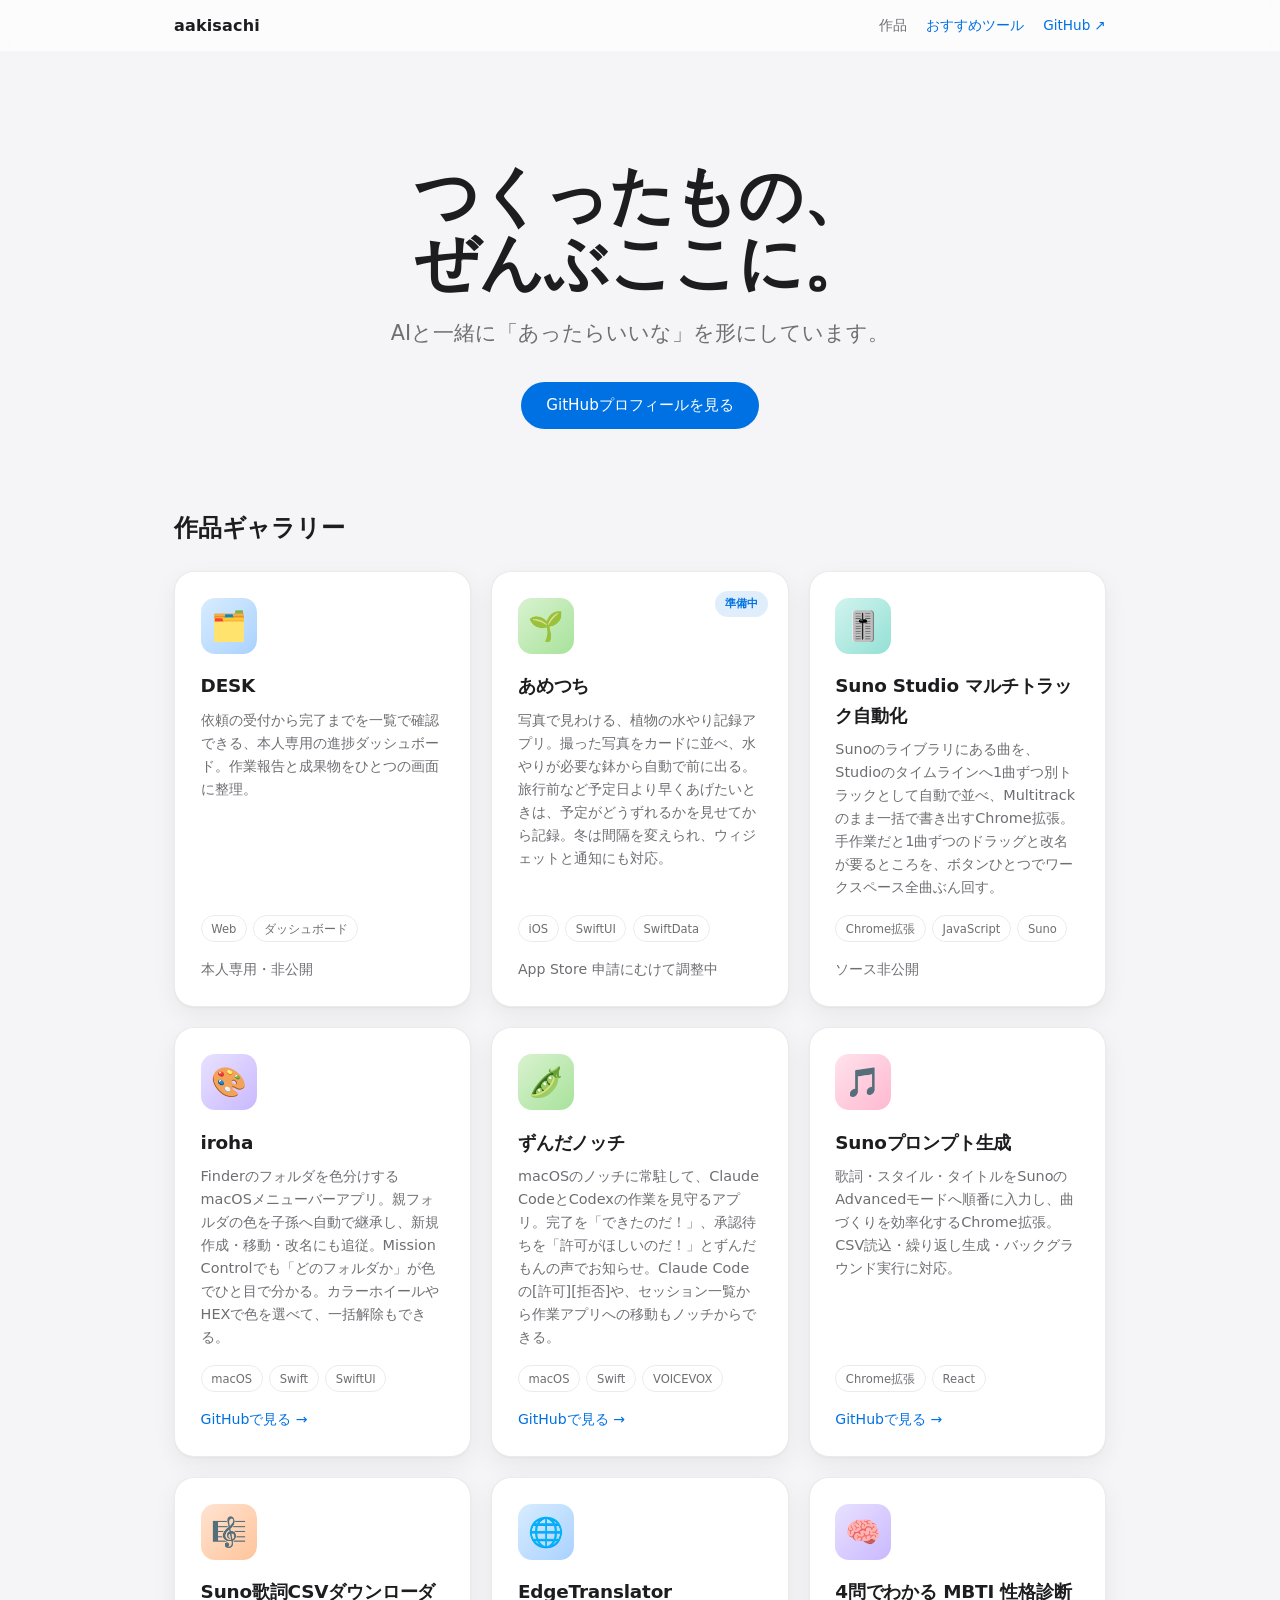
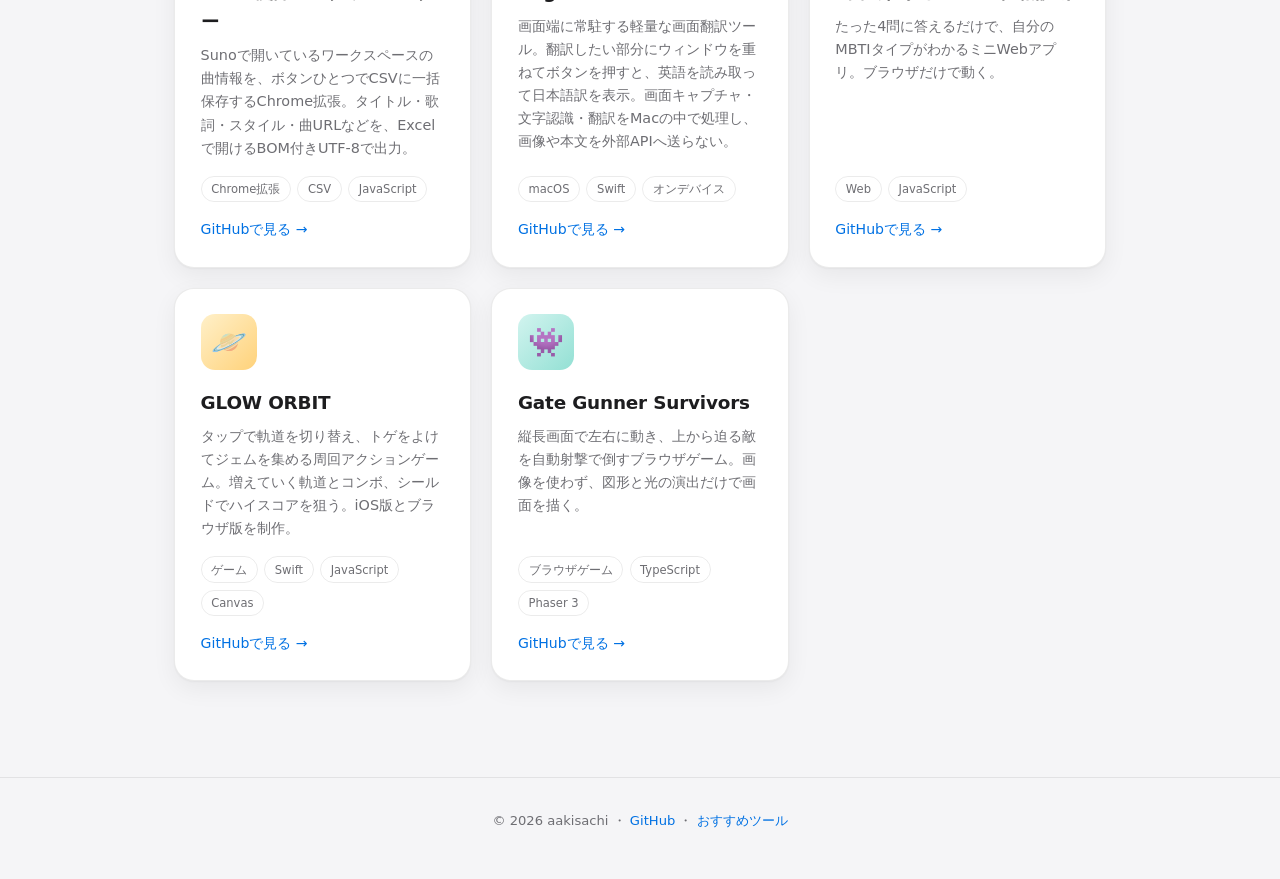
<file: index.html>
<!DOCTYPE html>
<html lang="ja">
<head>
<meta charset="UTF-8">
<meta name="viewport" content="width=device-width, initial-scale=1.0">
<title>aakisachi | 作品ギャラリー</title>
<meta name="description" content="aakisachiがつくったアプリ・ツールの紹介ページ">
<link rel="stylesheet" href="style.css">
</head>
<body>

<header>
  <div class="header-inner">
    <a class="header-name" href="index.html">aakisachi</a>
    <nav class="header-nav">
      <a class="header-link current" href="index.html">作品</a>
      <a class="header-link" href="tools.html">おすすめツール</a>
      <a class="header-link" href="https://github.com/aakisachi" target="_blank" rel="noopener">GitHub ↗</a>
    </nav>
  </div>
</header>

<div class="hero">
  <h1>つくったもの、<br>ぜんぶここに。</h1>
  <p>AIと一緒に「あったらいいな」を形にしています。</p>
  <a class="github-btn" href="https://github.com/aakisachi" target="_blank" rel="noopener">GitHubプロフィールを見る</a>
</div>

<main>
  <h2 class="section-title">作品ギャラリー</h2>
  <div class="grid">

    <div class="card">
      <div class="card-icon icon-blue">🗂️</div>
      <h3>DESK</h3>
      <p class="desc">依頼の受付から完了までを一覧で確認できる、本人専用の進捗ダッシュボード。作業報告と成果物をひとつの画面に整理。</p>
      <div class="tags">
        <span class="tag">Web</span>
        <span class="tag">ダッシュボード</span>
      </div>
      <span class="cta quiet">本人専用・非公開</span>
    </div>

    <div class="card">
      <span class="badge-soon">準備中</span>
      <div class="card-icon icon-green">🌱</div>
      <h3>あめつち</h3>
      <p class="desc">写真で見わける、植物の水やり記録アプリ。撮った写真をカードに並べ、水やりが必要な鉢から自動で前に出る。旅行前など予定日より早くあげたいときは、予定がどうずれるかを見せてから記録。冬は間隔を変えられ、ウィジェットと通知にも対応。</p>
      <div class="tags">
        <span class="tag">iOS</span>
        <span class="tag">SwiftUI</span>
        <span class="tag">SwiftData</span>
      </div>
      <span class="cta quiet">App Store 申請にむけて調整中</span>
    </div>

    <div class="card">
      <div class="card-icon icon-teal">🎚️</div>
      <h3>Suno Studio マルチトラック自動化</h3>
      <p class="desc">Sunoのライブラリにある曲を、Studioのタイムラインへ1曲ずつ別トラックとして自動で並べ、Multitrackのまま一括で書き出すChrome拡張。手作業だと1曲ずつのドラッグと改名が要るところを、ボタンひとつでワークスペース全曲ぶん回す。</p>
      <div class="tags">
        <span class="tag">Chrome拡張</span>
        <span class="tag">JavaScript</span>
        <span class="tag">Suno</span>
      </div>
      <span class="cta quiet">ソース非公開</span>
    </div>

    <a class="card" href="https://github.com/aakisachi/iroha" target="_blank" rel="noopener">
      <div class="card-icon icon-purple">🎨</div>
      <h3>iroha</h3>
      <p class="desc">Finderのフォルダを色分けするmacOSメニューバーアプリ。親フォルダの色を子孫へ自動で継承し、新規作成・移動・改名にも追従。Mission Controlでも「どのフォルダか」が色でひと目で分かる。カラーホイールやHEXで色を選べて、一括解除もできる。</p>
      <div class="tags">
        <span class="tag">macOS</span>
        <span class="tag">Swift</span>
        <span class="tag">SwiftUI</span>
      </div>
      <span class="cta">GitHubで見る →</span>
    </a>

    <a class="card" href="https://github.com/aakisachi/zunda-notch" target="_blank" rel="noopener">
      <div class="card-icon icon-green">🫛</div>
      <h3>ずんだノッチ</h3>
      <p class="desc">macOSのノッチに常駐して、Claude CodeとCodexの作業を見守るアプリ。完了を「できたのだ！」、承認待ちを「許可がほしいのだ！」とずんだもんの声でお知らせ。Claude Codeの[許可][拒否]や、セッション一覧から作業アプリへの移動もノッチからできる。</p>
      <div class="tags">
        <span class="tag">macOS</span>
        <span class="tag">Swift</span>
        <span class="tag">VOICEVOX</span>
      </div>
      <span class="cta">GitHubで見る →</span>
    </a>

    <a class="card" href="https://github.com/aakisachi/suno-prompt-generator" target="_blank" rel="noopener">
      <div class="card-icon icon-pink">🎵</div>
      <h3>Sunoプロンプト生成</h3>
      <p class="desc">歌詞・スタイル・タイトルをSunoのAdvancedモードへ順番に入力し、曲づくりを効率化するChrome拡張。CSV読込・繰り返し生成・バックグラウンド実行に対応。</p>
      <div class="tags">
        <span class="tag">Chrome拡張</span>
        <span class="tag">React</span>
      </div>
      <span class="cta">GitHubで見る →</span>
    </a>

    <a class="card" href="https://github.com/aakisachi/suno-lyrics-csv" target="_blank" rel="noopener">
      <div class="card-icon icon-orange">🎼</div>
      <h3>Suno歌詞CSVダウンローダー</h3>
      <p class="desc">Sunoで開いているワークスペースの曲情報を、ボタンひとつでCSVに一括保存するChrome拡張。タイトル・歌詞・スタイル・曲URLなどを、Excelで開けるBOM付きUTF-8で出力。</p>
      <div class="tags">
        <span class="tag">Chrome拡張</span>
        <span class="tag">CSV</span>
        <span class="tag">JavaScript</span>
      </div>
      <span class="cta">GitHubで見る →</span>
    </a>

    <a class="card" href="https://github.com/aakisachi/EdgeTranslator" target="_blank" rel="noopener">
      <div class="card-icon icon-blue">🌐</div>
      <h3>EdgeTranslator</h3>
      <p class="desc">画面端に常駐する軽量な画面翻訳ツール。翻訳したい部分にウィンドウを重ねてボタンを押すと、英語を読み取って日本語訳を表示。画面キャプチャ・文字認識・翻訳をMacの中で処理し、画像や本文を外部APIへ送らない。</p>
      <div class="tags">
        <span class="tag">macOS</span>
        <span class="tag">Swift</span>
        <span class="tag">オンデバイス</span>
      </div>
      <span class="cta">GitHubで見る →</span>
    </a>

    <a class="card" href="https://github.com/aakisachi/mbti-app" target="_blank" rel="noopener">
      <div class="card-icon icon-purple">🧠</div>
      <h3>4問でわかる MBTI 性格診断</h3>
      <p class="desc">たった4問に答えるだけで、自分のMBTIタイプがわかるミニWebアプリ。ブラウザだけで動く。</p>
      <div class="tags">
        <span class="tag">Web</span>
        <span class="tag">JavaScript</span>
      </div>
      <span class="cta">GitHubで見る →</span>
    </a>

    <a class="card" href="https://github.com/aakisachi/glow-orbit" target="_blank" rel="noopener">
      <div class="card-icon icon-gold">🪐</div>
      <h3>GLOW ORBIT</h3>
      <p class="desc">タップで軌道を切り替え、トゲをよけてジェムを集める周回アクションゲーム。増えていく軌道とコンボ、シールドでハイスコアを狙う。iOS版とブラウザ版を制作。</p>
      <div class="tags">
        <span class="tag">ゲーム</span>
        <span class="tag">Swift</span>
        <span class="tag">JavaScript</span>
        <span class="tag">Canvas</span>
      </div>
      <span class="cta">GitHubで見る →</span>
    </a>

    <a class="card" href="https://github.com/aakisachi/gate-gunner-survivors" target="_blank" rel="noopener">
      <div class="card-icon icon-teal">👾</div>
      <h3>Gate Gunner Survivors</h3>
      <p class="desc">縦長画面で左右に動き、上から迫る敵を自動射撃で倒すブラウザゲーム。画像を使わず、図形と光の演出だけで画面を描く。</p>
      <div class="tags">
        <span class="tag">ブラウザゲーム</span>
        <span class="tag">TypeScript</span>
        <span class="tag">Phaser 3</span>
      </div>
      <span class="cta">GitHubで見る →</span>
    </a>

  </div>
</main>

<footer>
  <p>© 2026 aakisachi ・ <a href="https://github.com/aakisachi" target="_blank" rel="noopener">GitHub</a> ・ <a href="tools.html">おすすめツール</a></p>
</footer>

</body>
</html>
</file>
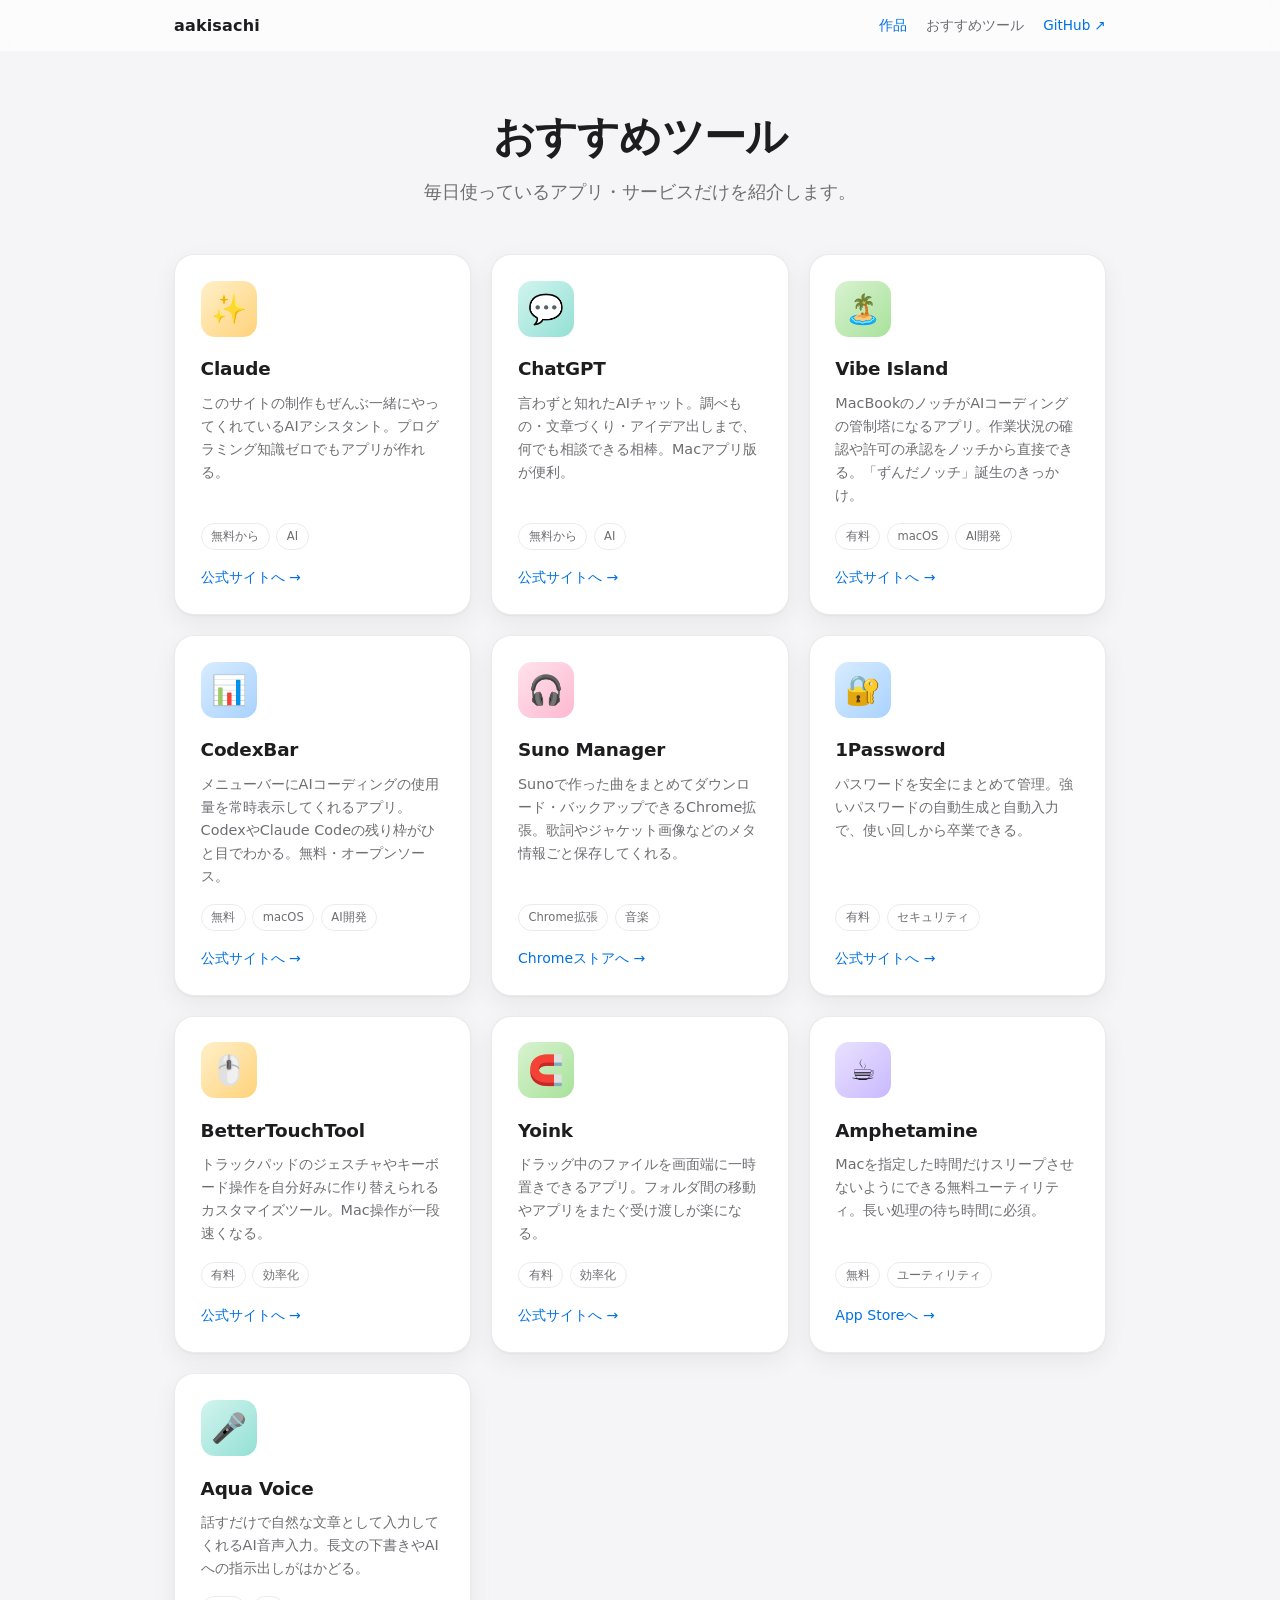
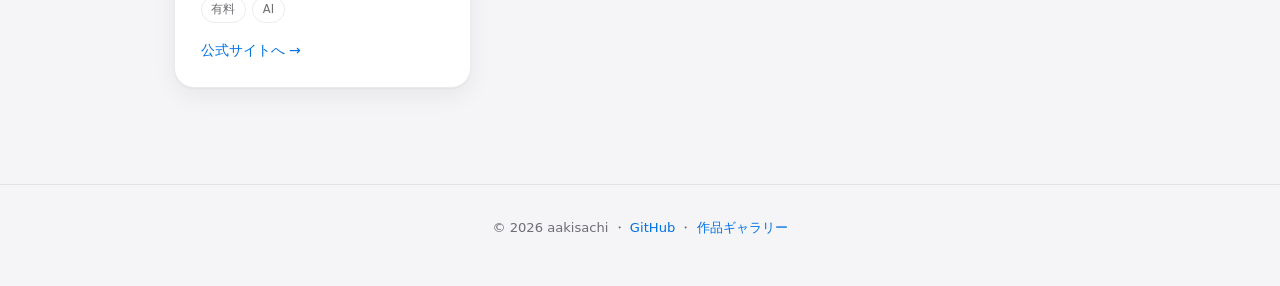
<file: tools.html>
<!DOCTYPE html>
<html lang="ja">
<head>
<meta charset="UTF-8">
<meta name="viewport" content="width=device-width, initial-scale=1.0">
<title>おすすめツール | aakisachi</title>
<meta name="description" content="aakisachiが実際に使っているMacアプリ・ツールの紹介">
<link rel="stylesheet" href="style.css">
</head>
<body>

<header>
  <div class="header-inner">
    <a class="header-name" href="index.html">aakisachi</a>
    <nav class="header-nav">
      <a class="header-link" href="index.html">作品</a>
      <a class="header-link current" href="tools.html">おすすめツール</a>
      <a class="header-link" href="https://github.com/aakisachi" target="_blank" rel="noopener">GitHub ↗</a>
    </nav>
  </div>
</header>

<div class="hero compact">
  <h1>おすすめツール</h1>
  <p>毎日使っているアプリ・サービスだけを紹介します。</p>
</div>

<main>
  <div class="grid">

    <a class="card" href="https://claude.com/" target="_blank" rel="noopener">
      <div class="card-icon icon-gold">✨</div>
      <h3>Claude</h3>
      <p class="desc">このサイトの制作もぜんぶ一緒にやってくれているAIアシスタント。プログラミング知識ゼロでもアプリが作れる。</p>
      <div class="tags">
        <span class="tag">無料から</span>
        <span class="tag">AI</span>
      </div>
      <span class="cta">公式サイトへ →</span>
    </a>

    <a class="card" href="https://chatgpt.com/" target="_blank" rel="noopener">
      <div class="card-icon icon-teal">💬</div>
      <h3>ChatGPT</h3>
      <p class="desc">言わずと知れたAIチャット。調べもの・文章づくり・アイデア出しまで、何でも相談できる相棒。Macアプリ版が便利。</p>
      <div class="tags">
        <span class="tag">無料から</span>
        <span class="tag">AI</span>
      </div>
      <span class="cta">公式サイトへ →</span>
    </a>

    <a class="card" href="https://vibeisland.app/" target="_blank" rel="noopener">
      <div class="card-icon icon-green">🏝️</div>
      <h3>Vibe Island</h3>
      <p class="desc">MacBookのノッチがAIコーディングの管制塔になるアプリ。作業状況の確認や許可の承認をノッチから直接できる。「ずんだノッチ」誕生のきっかけ。</p>
      <div class="tags">
        <span class="tag">有料</span>
        <span class="tag">macOS</span>
        <span class="tag">AI開発</span>
      </div>
      <span class="cta">公式サイトへ →</span>
    </a>

    <a class="card" href="https://codexbar.app/" target="_blank" rel="noopener">
      <div class="card-icon icon-blue">📊</div>
      <h3>CodexBar</h3>
      <p class="desc">メニューバーにAIコーディングの使用量を常時表示してくれるアプリ。CodexやClaude Codeの残り枠がひと目でわかる。無料・オープンソース。</p>
      <div class="tags">
        <span class="tag">無料</span>
        <span class="tag">macOS</span>
        <span class="tag">AI開発</span>
      </div>
      <span class="cta">公式サイトへ →</span>
    </a>

    <a class="card" href="https://chromewebstore.google.com/detail/bhfnejgfonhlaalgnhcphpjbbifidpki" target="_blank" rel="noopener">
      <div class="card-icon icon-pink">🎧</div>
      <h3>Suno Manager</h3>
      <p class="desc">Sunoで作った曲をまとめてダウンロード・バックアップできるChrome拡張。歌詞やジャケット画像などのメタ情報ごと保存してくれる。</p>
      <div class="tags">
        <span class="tag">Chrome拡張</span>
        <span class="tag">音楽</span>
      </div>
      <span class="cta">Chromeストアへ →</span>
    </a>

    <a class="card" href="https://1password.com/ja" target="_blank" rel="noopener">
      <div class="card-icon icon-blue">🔐</div>
      <h3>1Password</h3>
      <p class="desc">パスワードを安全にまとめて管理。強いパスワードの自動生成と自動入力で、使い回しから卒業できる。</p>
      <div class="tags">
        <span class="tag">有料</span>
        <span class="tag">セキュリティ</span>
      </div>
      <span class="cta">公式サイトへ →</span>
    </a>

    <a class="card" href="https://folivora.ai/" target="_blank" rel="noopener">
      <div class="card-icon icon-gold">🖱️</div>
      <h3>BetterTouchTool</h3>
      <p class="desc">トラックパッドのジェスチャやキーボード操作を自分好みに作り替えられるカスタマイズツール。Mac操作が一段速くなる。</p>
      <div class="tags">
        <span class="tag">有料</span>
        <span class="tag">効率化</span>
      </div>
      <span class="cta">公式サイトへ →</span>
    </a>

    <a class="card" href="https://eternalstorms.at/yoink/mac/" target="_blank" rel="noopener">
      <div class="card-icon icon-green">🧲</div>
      <h3>Yoink</h3>
      <p class="desc">ドラッグ中のファイルを画面端に一時置きできるアプリ。フォルダ間の移動やアプリをまたぐ受け渡しが楽になる。</p>
      <div class="tags">
        <span class="tag">有料</span>
        <span class="tag">効率化</span>
      </div>
      <span class="cta">公式サイトへ →</span>
    </a>

    <a class="card" href="https://apps.apple.com/jp/app/amphetamine/id937984704" target="_blank" rel="noopener">
      <div class="card-icon icon-purple">☕️</div>
      <h3>Amphetamine</h3>
      <p class="desc">Macを指定した時間だけスリープさせないようにできる無料ユーティリティ。長い処理の待ち時間に必須。</p>
      <div class="tags">
        <span class="tag">無料</span>
        <span class="tag">ユーティリティ</span>
      </div>
      <span class="cta">App Storeへ →</span>
    </a>

    <a class="card" href="https://withaqua.com/" target="_blank" rel="noopener">
      <div class="card-icon icon-teal">🎤</div>
      <h3>Aqua Voice</h3>
      <p class="desc">話すだけで自然な文章として入力してくれるAI音声入力。長文の下書きやAIへの指示出しがはかどる。</p>
      <div class="tags">
        <span class="tag">有料</span>
        <span class="tag">AI</span>
      </div>
      <span class="cta">公式サイトへ →</span>
    </a>

  </div>
</main>

<footer>
  <p>© 2026 aakisachi ・ <a href="https://github.com/aakisachi" target="_blank" rel="noopener">GitHub</a> ・ <a href="index.html">作品ギャラリー</a></p>
</footer>

</body>
</html>
</file>
<file: style.css>
:root {
  color-scheme: light;
  --bg: #f5f5f7;
  --surface: #ffffff;
  --text: #1d1d1f;
  --text-secondary: #6e6e73;
  --border: rgba(0, 0, 0, 0.08);
  --shadow: 0 1px 2px rgba(0, 0, 0, 0.04), 0 8px 24px rgba(0, 0, 0, 0.06);
  --shadow-hover: 0 2px 4px rgba(0, 0, 0, 0.05), 0 16px 40px rgba(0, 0, 0, 0.10);
  --chrome: rgba(255, 255, 255, 0.65);
  --accent: #0071e3;
}

* { margin: 0; padding: 0; box-sizing: border-box; }

body {
  font-family: system-ui, -apple-system, "Hiragino Sans", "Yu Gothic UI", sans-serif;
  background: var(--bg);
  color: var(--text);
  line-height: 1.6;
  -webkit-font-smoothing: antialiased;
}

/* ── ヘッダー：半透明の浮遊バー ── */
header {
  position: sticky;
  top: 0;
  z-index: 10;
  background: var(--chrome);
  backdrop-filter: blur(20px) saturate(180%);
  -webkit-backdrop-filter: blur(20px) saturate(180%);
}
@media (prefers-reduced-transparency: reduce) {
  header { background: var(--bg); backdrop-filter: none; -webkit-backdrop-filter: none; }
}
.header-inner {
  max-width: 980px;
  margin: 0 auto;
  padding: 0.8rem 1.5rem;
  display: flex;
  align-items: center;
  justify-content: space-between;
}
.header-name {
  font-size: 1rem;
  font-weight: 600;
  letter-spacing: 0.01em;
  color: inherit;
  text-decoration: none;
}
.header-nav {
  display: flex;
  gap: 1.2rem;
  align-items: center;
}
.header-link {
  font-size: 0.85rem;
  color: var(--accent);
  text-decoration: none;
}
.header-link:hover { text-decoration: underline; }
.header-link.current { color: var(--text-secondary); pointer-events: none; }

/* ── ヒーロー ── */
.hero {
  max-width: 980px;
  margin: 0 auto;
  padding: clamp(4rem, 10vw, 7rem) 1.5rem clamp(3rem, 7vw, 5rem);
  text-align: center;
}
.hero.compact {
  padding: clamp(2.5rem, 6vw, 4rem) 1.5rem clamp(2rem, 4vw, 3rem);
}
.hero h1 {
  font-size: clamp(2.4rem, 6vw, 4rem);
  line-height: 1.05;
  letter-spacing: -0.02em;
  font-weight: 700;
}
.hero.compact h1 { font-size: clamp(1.8rem, 4vw, 2.6rem); }
.hero p {
  margin-top: 1.2rem;
  font-size: clamp(1.05rem, 2vw, 1.3rem);
  color: var(--text-secondary);
}
.hero.compact p { font-size: clamp(0.95rem, 1.6vw, 1.1rem); }
.hero .github-btn {
  display: inline-block;
  margin-top: 2rem;
  padding: 0.7rem 1.6rem;
  border-radius: 980px;
  background: var(--accent);
  color: #fff;
  font-size: 0.95rem;
  font-weight: 500;
  text-decoration: none;
  transition: transform 100ms ease-out, opacity 150ms ease-out;
}
.hero .github-btn:hover { opacity: 0.88; }
.hero .github-btn:active { transform: scale(0.97); }

/* ── カードグリッド ── */
main {
  max-width: 980px;
  margin: 0 auto;
  padding: 0 1.5rem clamp(4rem, 8vw, 6rem);
}
.section-title {
  font-size: 1.5rem;
  font-weight: 700;
  letter-spacing: -0.01em;
  margin-bottom: 1.5rem;
}
.grid {
  display: grid;
  grid-template-columns: repeat(auto-fit, minmax(270px, 1fr));
  gap: 1.25rem;
}

.card {
  position: relative;
  display: flex;
  flex-direction: column;
  background: var(--surface);
  border: 1px solid var(--border);
  border-radius: 20px;
  padding: 1.6rem;
  box-shadow: var(--shadow);
  text-decoration: none;
  color: inherit;
  transition: transform 250ms cubic-bezier(0.25, 0.1, 0.25, 1), box-shadow 250ms cubic-bezier(0.25, 0.1, 0.25, 1);
}
a.card:hover { transform: translateY(-4px); box-shadow: var(--shadow-hover); }
a.card:active { transform: translateY(-1px) scale(0.99); transition-duration: 100ms; }

.card-icon {
  width: 56px;
  height: 56px;
  border-radius: 14px;
  display: grid;
  place-items: center;
  font-size: 1.8rem;
  margin-bottom: 1.1rem;
}
.icon-green  { background: linear-gradient(135deg, #d9f2d0, #a8e29b); }
.icon-pink   { background: linear-gradient(135deg, #ffe3ec, #ffb8d0); }
.icon-blue   { background: linear-gradient(135deg, #d8ecff, #a9d2ff); }
.icon-purple { background: linear-gradient(135deg, #e9e2ff, #c9b8ff); }
.icon-gold   { background: linear-gradient(135deg, #fff0c9, #ffd27a); }
.icon-teal   { background: linear-gradient(135deg, #d2f4ef, #93e0d4); }
.icon-gray   { background: linear-gradient(135deg, #ececf0, #d4d4dc); }
.icon-orange { background: linear-gradient(135deg, #ffe3d1, #ffc49b); }

.card h3 {
  font-size: 1.15rem;
  font-weight: 600;
  letter-spacing: -0.01em;
}
.card .desc {
  margin-top: 0.5rem;
  font-size: 0.9rem;
  color: var(--text-secondary);
  flex-grow: 1;
}
.card .tags {
  display: flex;
  flex-wrap: wrap;
  gap: 0.4rem;
  margin-top: 1rem;
}
.tag {
  font-size: 0.72rem;
  padding: 0.2rem 0.6rem;
  border-radius: 980px;
  border: 1px solid var(--border);
  color: var(--text-secondary);
}
.card .cta {
  margin-top: 1rem;
  font-size: 0.88rem;
  font-weight: 500;
  color: var(--accent);
}
/* リンク先を持たないカード（ソース非公開のもの）の締めの一行 */
.card .cta.quiet {
  font-weight: 400;
  color: var(--text-secondary);
}
.badge-soon {
  position: absolute;
  top: 1.2rem;
  right: 1.2rem;
  font-size: 0.7rem;
  font-weight: 600;
  padding: 0.25rem 0.65rem;
  border-radius: 980px;
  background: color-mix(in srgb, var(--accent) 12%, transparent);
  color: var(--accent);
}

.note {
  margin-top: 2rem;
  font-size: 0.8rem;
  color: var(--text-secondary);
}

footer {
  border-top: 1px solid var(--border);
  padding: 2rem 1.5rem 3rem;
  text-align: center;
  font-size: 0.82rem;
  color: var(--text-secondary);
}
footer a { color: var(--accent); text-decoration: none; }
footer a:hover { text-decoration: underline; }

@media (prefers-reduced-motion: reduce) {
  .card, .github-btn { transition: none !important; }
  a.card:hover { transform: none; }
}
</file>
